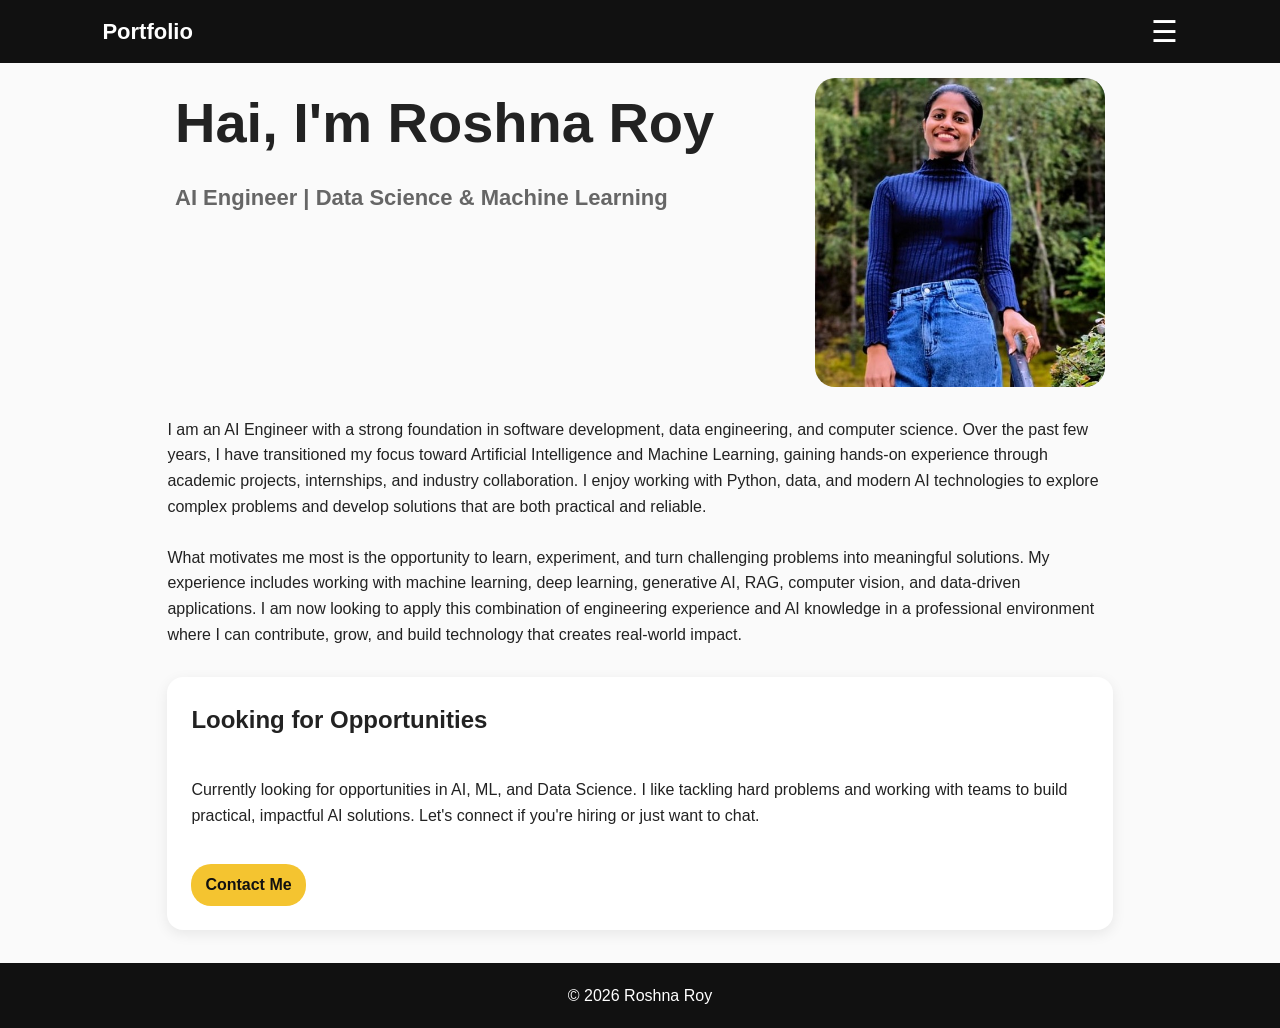
<file: index.html>
<!DOCTYPE html>
<html lang="en">

<head>
    <meta charset="UTF-8">
    <meta name="viewport" content="width=device-width, initial-scale=1.0">
    <title>About | Roshna Roy</title>
    <link rel="stylesheet" href="style.css">
</head>

<body>

<header>

    <div class="logo">
        Portfolio
    </div>

    <button class="menu-toggle" onclick="toggleMenu()">
        ☰
    </button>

    <nav id="navbar">

        <a href="index.html">About</a>
        <a href="education.html">Education</a>
        <a href="projects.html">Projects</a>
        <a href="skills.html">Skills</a>
        <a href="experience.html">Experience</a>
        <a href="contact.html">Contact</a>

        <a class="resume-btn"
           href="Resume_RoshnaRoy.pdf"
           download>
            Resume
        </a>

    </nav>

</header>

    <!-- Hero Section -->

    <section class="container hero">

<div class="hero-content">

    <h1>Hai, I'm Roshna Roy</h1>

    <h2>AI Engineer | Data Science & Machine Learning </h2>


</div>
  

        <div class="hero-image">
            <img src="myimage.jpeg" alt="Profile Picture">
        </div>
    </section>
    <section class="container">
        <p>
      I am an AI Engineer with a strong foundation in software development, data engineering, and computer science. Over the past few years, I have transitioned my focus toward Artificial Intelligence and Machine Learning, gaining hands-on experience through academic projects, internships, and industry collaboration. I enjoy working with Python, data, and modern AI technologies to explore complex problems and develop solutions that are both practical and reliable.
    </p>
</br>
    <p>
       What motivates me most is the opportunity to learn, experiment, and turn challenging problems into meaningful solutions. My experience includes working with machine learning, deep learning, generative AI, RAG, computer vision, and data-driven applications. I am now looking to apply this combination of engineering experience and AI knowledge in a professional environment where I can contribute, grow, and build technology that creates real-world impact.
    </p>
            </section>
<section class="container">
        <div class="card">
            <h2>Looking for Opportunities</h2>
        </br>
            <p>
            Currently looking for opportunities in AI, ML, and Data Science. I like tackling hard problems and working with teams to build practical, impactful AI solutions. Let's connect if you're hiring or just want to chat.
            </p>

            <br>

            <a class="resume-btn" href="contact.html">
                Contact Me
            </a>

        </div>

    </section>

    <footer>
        © 2026 Roshna Roy
    </footer>

<script>
function toggleMenu() {
    const nav = document.getElementById("navbar");
    nav.classList.toggle("active");
}
</script>


</body>

</html>
</file>
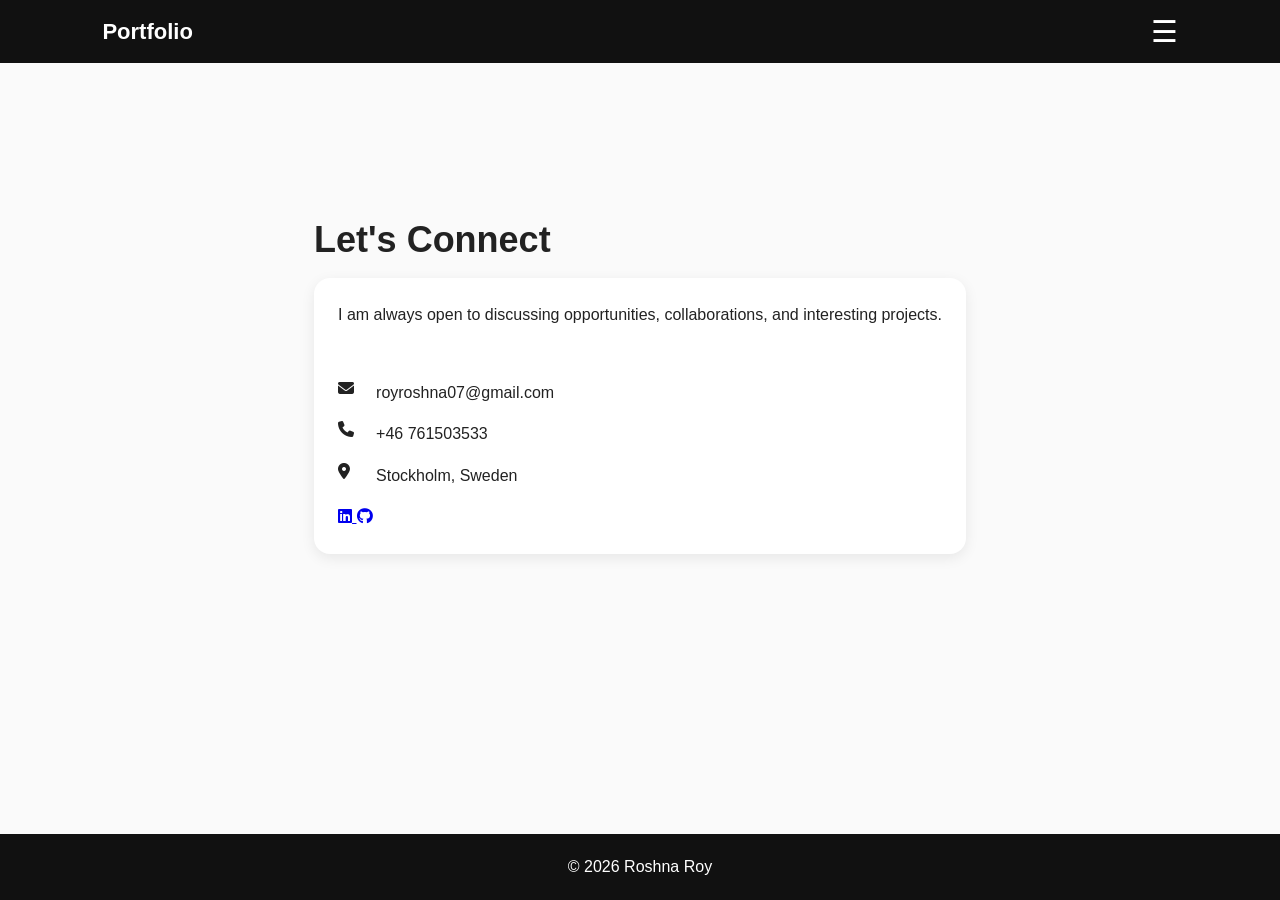
<file: contact.html>
<!DOCTYPE html>
<html lang="en">

<head>
    <meta charset="UTF-8">
    <meta name="viewport" content="width=device-width, initial-scale=1.0">
    <title>Contact | Roshna Roy</title>

    <link rel="stylesheet" href="style.css">

    <!-- Font Awesome Icons -->
    <link rel="stylesheet"
          href="https://cdnjs.cloudflare.com/ajax/libs/font-awesome/6.5.1/css/all.min.css">
</head>

<body>

<header>

    <div class="logo">
        Portfolio
    </div>

    <button class="menu-toggle" onclick="toggleMenu()">
        ☰
    </button>

    <nav id="navbar">

        <a href="index.html">About</a>
        <a href="education.html">Education</a>
        <a href="projects.html">Projects</a>
        <a href="skills.html">Skills</a>
        <a href="experience.html">Experience</a>
        <a href="contact.html">Contact</a>

        <a class="resume-btn"
           href="Resume_RoshnaRoy.pdf"
           download>
            Resume
        </a>

    </nav>

</header>

<section class="container">

    <h1 class="section-title">Let's Connect</h1>

    <div class="card contact-card">

        <p>
            I am always open to discussing opportunities,
            collaborations, and interesting projects.
        </p>

        <br>

        <div class="contact-item">
            <i class="fas fa-envelope"></i>
            <a href="mailto:royroshna07@gmail.com">
                royroshna07@gmail.com
            </a>
        </div>

        <div class="contact-item">
            <i class="fas fa-phone"></i>
            <a href="tel:+46761503533">
                +46 761503533
            </a>
        </div>

        <div class="contact-item">
            <i class="fas fa-location-dot"></i>
            <span>Stockholm, Sweden</span>
        </div>

        <div class="social-icons">

            <a href="https://www.linkedin.com/in/roshna-roy-1031ba282/"
               target="_blank"
               title="LinkedIn">

                <i class="fab fa-linkedin"></i>

            </a>

            <a href="https://github.com/roro24nl/roro24nl"
               target="_blank"
               title="GitHub">

                <i class="fab fa-github"></i>

            </a>

        </div>

    </div>

</section>

<footer>
    <p>© 2026 Roshna Roy</p>
</footer>
<script>
function toggleMenu() {
    const nav = document.getElementById("navbar");
    nav.classList.toggle("active");
}
</script>
</body>
</html>
</file>
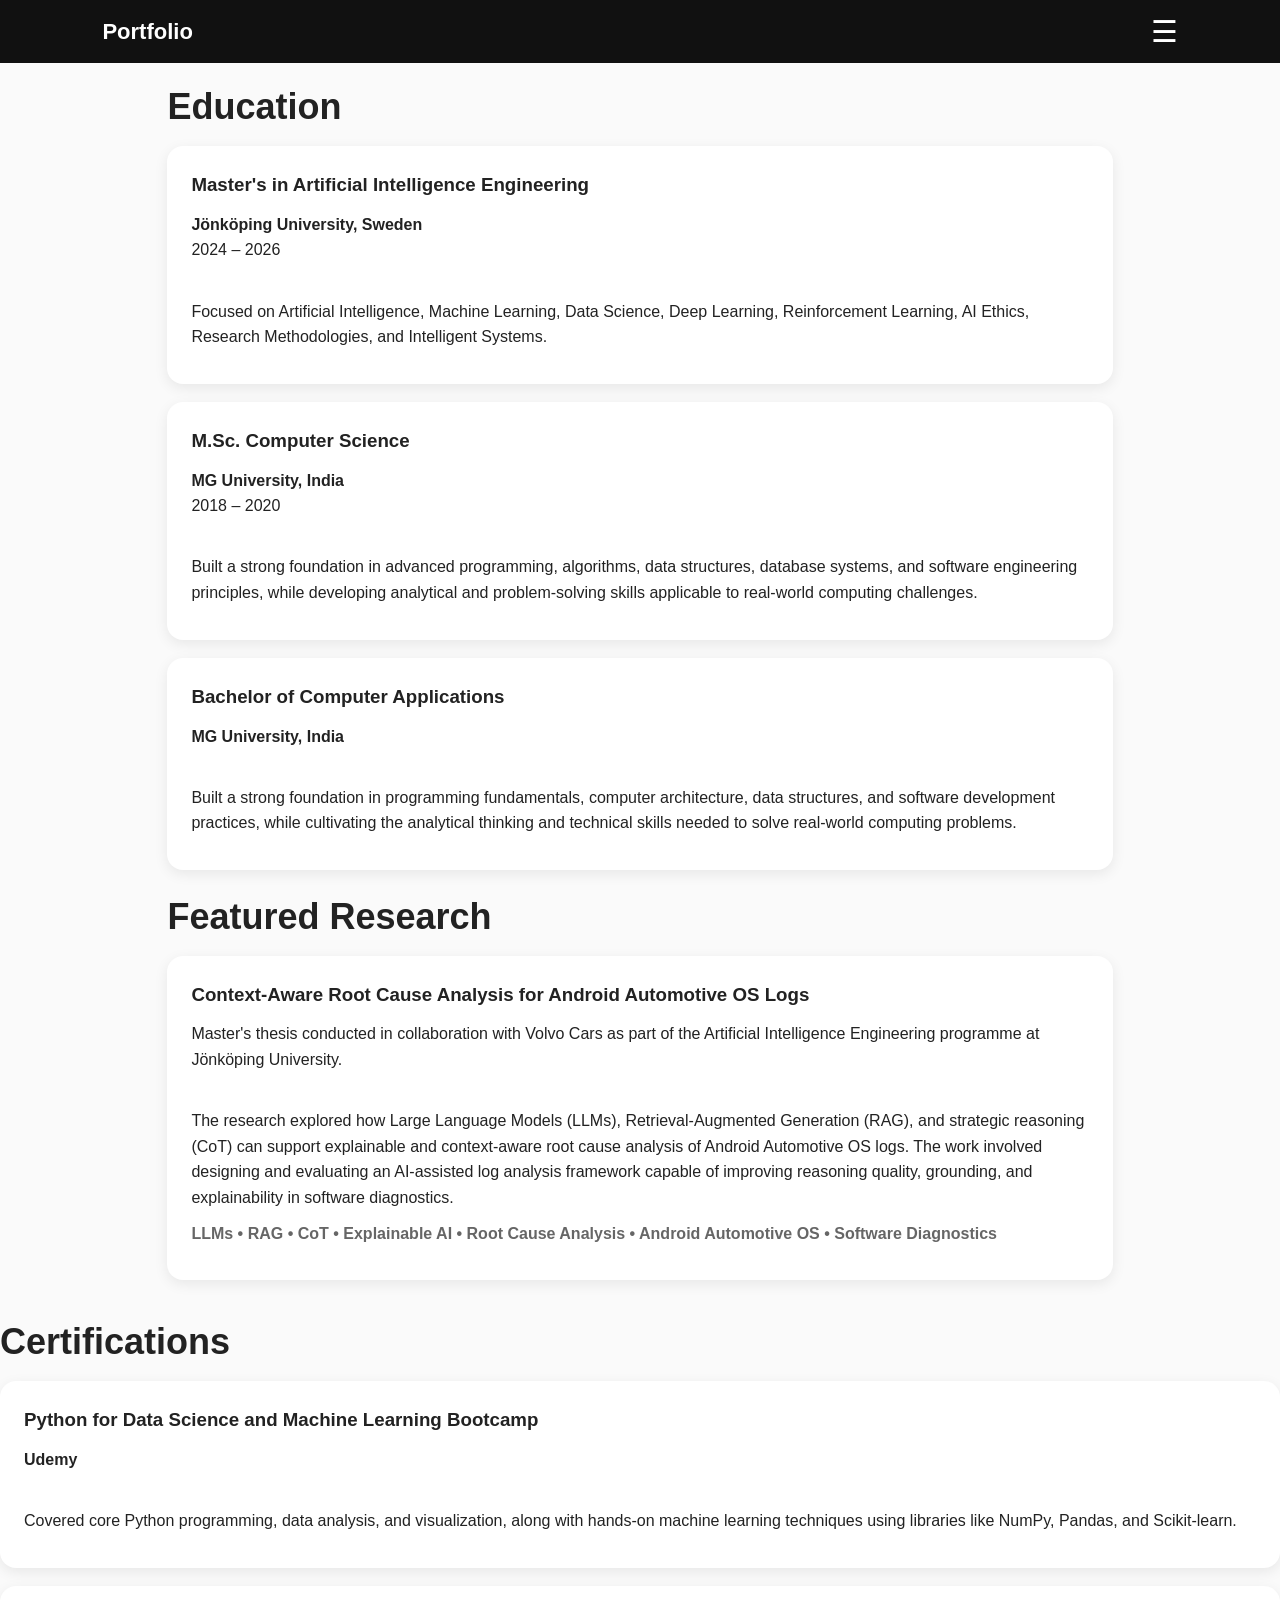
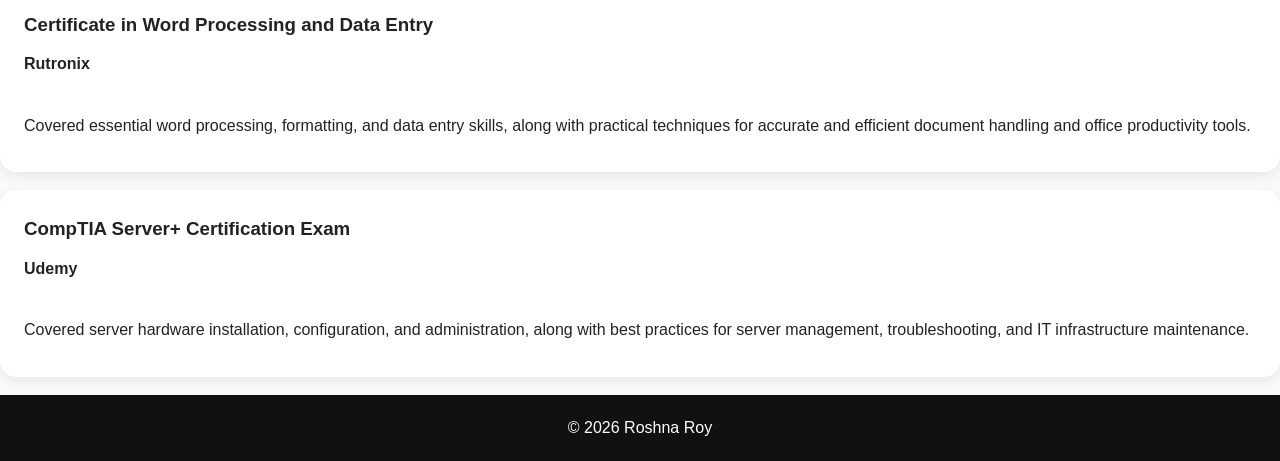
<file: education.html>
<!DOCTYPE html>
<html lang="en">

<head>
    <meta charset="UTF-8">
    <meta name="viewport" content="width=device-width, initial-scale=1.0">
    <title>Education | Roshna Roy</title>
    <link rel="stylesheet" href="style.css">
</head>

<body>

<header>

    <div class="logo">
        Portfolio
    </div>

    <button class="menu-toggle" onclick="toggleMenu()">
        ☰
    </button>

    <nav id="navbar">

        <a href="index.html">About</a>
        <a href="education.html">Education</a>
        <a href="projects.html">Projects</a>
        <a href="skills.html">Skills</a>
        <a href="experience.html">Experience</a>
        <a href="contact.html">Contact</a>

        <a class="resume-btn"
           href="Resume_RoshnaRoy.pdf"
           download>
            Resume
        </a>

    </nav>

</header>

        <!-- Education -->
<section class="container">

    <h2 class="section-title">Education</h2>

    <div class="card">

        <h3>Master's in Artificial Intelligence Engineering</h3>

        <p>
            <strong>Jönköping University, Sweden</strong><br>
            2024 – 2026
        </p>

        <br>

        <p>
            Focused on Artificial Intelligence, Machine Learning, Data Science,
            Deep Learning, Reinforcement Learning, AI Ethics, Research Methodologies,
            and Intelligent Systems.
        </p>

    </div>

    <div class="card">

        <h3>M.Sc. Computer Science </h3>

        <p>
            <strong>MG University, India</strong><br>
            2018 – 2020
        </p>

        <br>

        <p>
           Built a strong foundation in advanced programming, algorithms, data structures, database systems, and software engineering principles, while developing analytical and problem-solving skills applicable to real-world computing challenges.
        </p>

    </div>
     <div class="card">

        <h3>Bachelor of Computer Applications</h3>

        <p>
            <strong>MG University, India</strong><br>
        
        </p>

        <br>

        <p>
          Built a strong foundation in programming fundamentals, computer architecture, data structures, and software development practices, while cultivating the analytical thinking and technical skills needed to solve real-world computing problems.
        </p>

    </div>

        <h2 class="section-title">Featured Research</h2>

        <div class="card">

            <h3>
                Context-Aware Root Cause Analysis for Android Automotive OS Logs
            </h3>

            <p>
                Master's thesis conducted in collaboration with Volvo Cars as part of the
                Artificial Intelligence Engineering programme at Jönköping University.
            </p>

            <br>

            <p>
                The research explored how Large Language Models (LLMs),
                Retrieval-Augmented Generation (RAG), and strategic reasoning (CoT) can support
                explainable and context-aware root cause analysis of Android Automotive OS logs.
                The work involved designing and evaluating an AI-assisted log analysis framework
                capable of improving reasoning quality, grounding, and explainability in
                software diagnostics.
            </p>

            <p class="tags">
                LLMs • RAG • CoT • Explainable AI • Root Cause Analysis • Android Automotive OS • Software Diagnostics
            </p>

        </div>

    </section>
<h2 class="section-title">Certifications</h2>

    <div class="card">

        <h3>Python for Data Science and Machine Learning Bootcamp</h3>

        <p>
            <strong>Udemy</strong><br>
        </p>

        <br>

        <p>
           Covered core Python programming, data analysis, and visualization, along with hands-on machine learning techniques using libraries like NumPy, Pandas, and Scikit-learn.
        </p>

    </div>
      <div class="card">

        <h3>Certificate in Word Processing and Data Entry</h3>

        <p>
            <strong>Rutronix</strong><br>
        </p>

        <br>

        <p>
       Covered essential word processing, formatting, and data entry skills, along with practical techniques for accurate and efficient document handling and office productivity tools.
        </p>

    </div>
      <div class="card">

        <h3>CompTIA Server+ Certification Exam</h3>

        <p>
            <strong>Udemy</strong><br>
        </p>

        <br>

        <p>
     Covered server hardware installation, configuration, and administration, along with best practices for server management, troubleshooting, and IT infrastructure maintenance.
        </p>

    </div>

    <footer>
        © 2026 Roshna Roy
    </footer>
<script>
function toggleMenu() {
    const nav = document.getElementById("navbar");
    nav.classList.toggle("active");
}
</script>
</body>
</file>
<file: style.css>
/* =========================
   RESET
========================= */

* {
  margin: 0;
  padding: 0;
  box-sizing: border-box;
}

/* =========================
   PAGE LAYOUT
========================= */

html {
  height: 100%;
}

body {
  min-height: 100vh;
  display: flex;
  flex-direction: column;

  font-family: Arial, Helvetica, sans-serif;
  background: #fafafa;
  color: #222;
  line-height: 1.6;

  overflow-x: hidden;
}

main {
  flex: 1;
}

/* =========================
   HEADER
========================= */

header {
  width: 100%;
  background: #111;
  color: white;

  padding: 14px 8%;

  display: flex;
  justify-content: space-between;
  align-items: center;

  position: sticky;
  top: 0;
  z-index: 1000;
}

.logo {
  font-size: 22px;
  font-weight: 700;
  white-space: nowrap;
}

/* =========================
   NAVIGATION
========================= */

nav {
  display: flex;
  align-items: center;
  gap: 18px;
}

nav a {
  color: white;
  text-decoration: none;
  font-size: 15px;
  white-space: nowrap;
}

nav a:hover {
  color: #f4c430;
}

.menu-toggle {
  display: none;
  background: transparent;
  border: none;
  color: white;
  font-size: 30px;
  cursor: pointer;
}

/* =========================
   BUTTONS
========================= */

.resume-btn {
  display: inline-block;

  background: #f4c430;
  color: #111 !important;

  padding: 8px 14px;

  border-radius: 20px;
  font-weight: 600;
  text-decoration: none;
}

/* =========================
   CONTAINERS
========================= */

.container {
  max-width: 1150px;
  margin: auto;
  padding: 15px 8%;
}

.section-title {
  font-size: 36px;
  margin-bottom: 10px;
}

/* =========================
   HERO SECTION
========================= */

.hero {
  display: grid;
  grid-template-columns: 2fr 1fr;
  gap: 60px;
  align-items: start;
}

.hero-content {
  max-width: 800px;
}

.hero h1 {
  font-size: 56px;
  margin-bottom: 12px;
}

.hero h2 {
  font-size: 22px;
  color: #666;
  margin-bottom: 25px;
}

.hero-content p {
  margin-bottom: 18px;
  font-size: 18px;
}

.hero-image {
  display: flex;
  justify-content: center;
  align-items: flex-start;
}

.hero-image img {
  width: 290px;
  max-width: 100%;
  border-radius: 20px;
}

/* =========================
   CARDS
========================= */

.card {
  background: white;
  padding: 24px;
  border-radius: 16px;

  margin-bottom: 18px;

  box-shadow: 0 4px 14px rgba(0,0,0,0.08);
}

.card h2,
.card h3 {
  margin-bottom: 12px;
}

.card p {
  margin-bottom: 10px;
}

.card ul {
  padding-left: 20px;
}

.card li {
  margin-bottom: 6px;
}

.tags {
  margin-top: 10px;
  color: #666;
  font-weight: 600;
}

/* =========================
   PROJECTS
========================= */

.project-grid {
  display: grid;
  grid-template-columns: repeat(2, 1fr);
  gap: 20px;
}

.project-tile {
  background: white;
  padding: 22px;
  border-radius: 16px;

  box-shadow: 0 4px 14px rgba(0,0,0,0.08);

  display: flex;
  flex-direction: column;
}

.project-tile h3 {
  margin-bottom: 10px;
}

.project-tile p {
  margin-bottom: 12px;
}

.project-link {
  margin-top: auto;
  align-self: flex-start;
}

/* =========================
   EDUCATION / SKILLS GRID
========================= */

.grid {
  display: grid;
  gap: 20px;
  grid-template-columns: repeat(auto-fit, minmax(250px, 1fr));
}

/* =========================
   CONTACT PAGE
========================= */

.contact-card {
  max-width: 850px;
  margin: auto;
  text-align: left;
}

.contact-item {
  display: flex;
  align-items: flex-start;
  gap: 14px;
  margin: 16px 0;
}

.contact-item i {
  width: 24px;
  flex-shrink: 0;
}

.contact-item a,
.contact-item span {
  color: #222;
  text-decoration: none;

  word-break: break-word;
  overflow-wrap: anywhere;
}

/* =========================
   SOCIAL LINKS
========================= */

.social-grid {
  display: grid;
  grid-template-columns: repeat(auto-fit, minmax(170px, 1fr));
  gap: 16px;
  margin-top: 20px;
}

.social-card {
  background: white;
  border-radius: 16px;
  padding: 20px;

  text-decoration: none;
  color: #222;

  box-shadow: 0 4px 14px rgba(0,0,0,0.08);

  transition: 0.2s;
}

.social-card:hover {
  transform: translateY(-3px);
}

.social-card i {
  font-size: 40px;
  margin-bottom: 8px;
}

.social-card h3 {
  margin-bottom: 5px;
}

.social-card p {
  color: #666;
  font-size: 14px;
}

/* =========================
   OPPORTUNITY CARD
========================= */

.opportunity-card {
  background: white;
  padding: 20px;
  border-radius: 16px;

  margin-top: 20px;

  box-shadow: 0 4px 14px rgba(0,0,0,0.08);
}

.opportunity-card h3 {
  margin-bottom: 10px;
}

.opportunity-card p {
  margin-bottom: 15px;
}

/* =========================
   FOOTER
========================= */

footer {
  background: #111;
  color: white;

  text-align: center;

  padding: 20px;

  margin-top: auto;
}

/* =========================
   HAMBURGER MENU
========================= */

@media (max-width: 1700px) {

  .menu-toggle {
    display: block;
  }

  nav {
    display: none;

    position: absolute;
    top: 65px;
    right: 8%;

    width: 230px;

    background: #111;

    padding: 18px;

    border-radius: 12px;

    flex-direction: column;
    align-items: flex-start;

    gap: 14px;

    box-shadow: 0 8px 24px rgba(0,0,0,0.25);
  }

  nav.active {
    display: flex;
  }

  nav a {
    width: 100%;
  }
}

/* =========================
   TABLET
========================= */

@media (max-width: 992px) {

  .hero {
    grid-template-columns: 1fr;
    gap: 30px;
  }

  .hero-image {
    justify-content: flex-start;
  }

  .project-grid {
    grid-template-columns: 1fr;
  }
}

/* =========================
   MOBILE
========================= */

@media (max-width: 768px) {

  header {
    padding: 12px 6%;
  }

  .logo {
    font-size: 18px;
  }

  .container {
    padding: 12px 6%;
  }

  .hero h1 {
    font-size: 40px;
  }

  .hero h2 {
    font-size: 18px;
  }

  .hero-content p {
    font-size: 16px;
  }

  .hero-image img {
    width: 230px;
  }

  nav {
    width: 220px;
    right: 6%;
  }

  .section-title {
    font-size: 30px;
  }

  .card,
  .project-tile {
    padding: 18px;
  }

  .social-grid {
    grid-template-columns: 1fr;
  }
}
</file>
